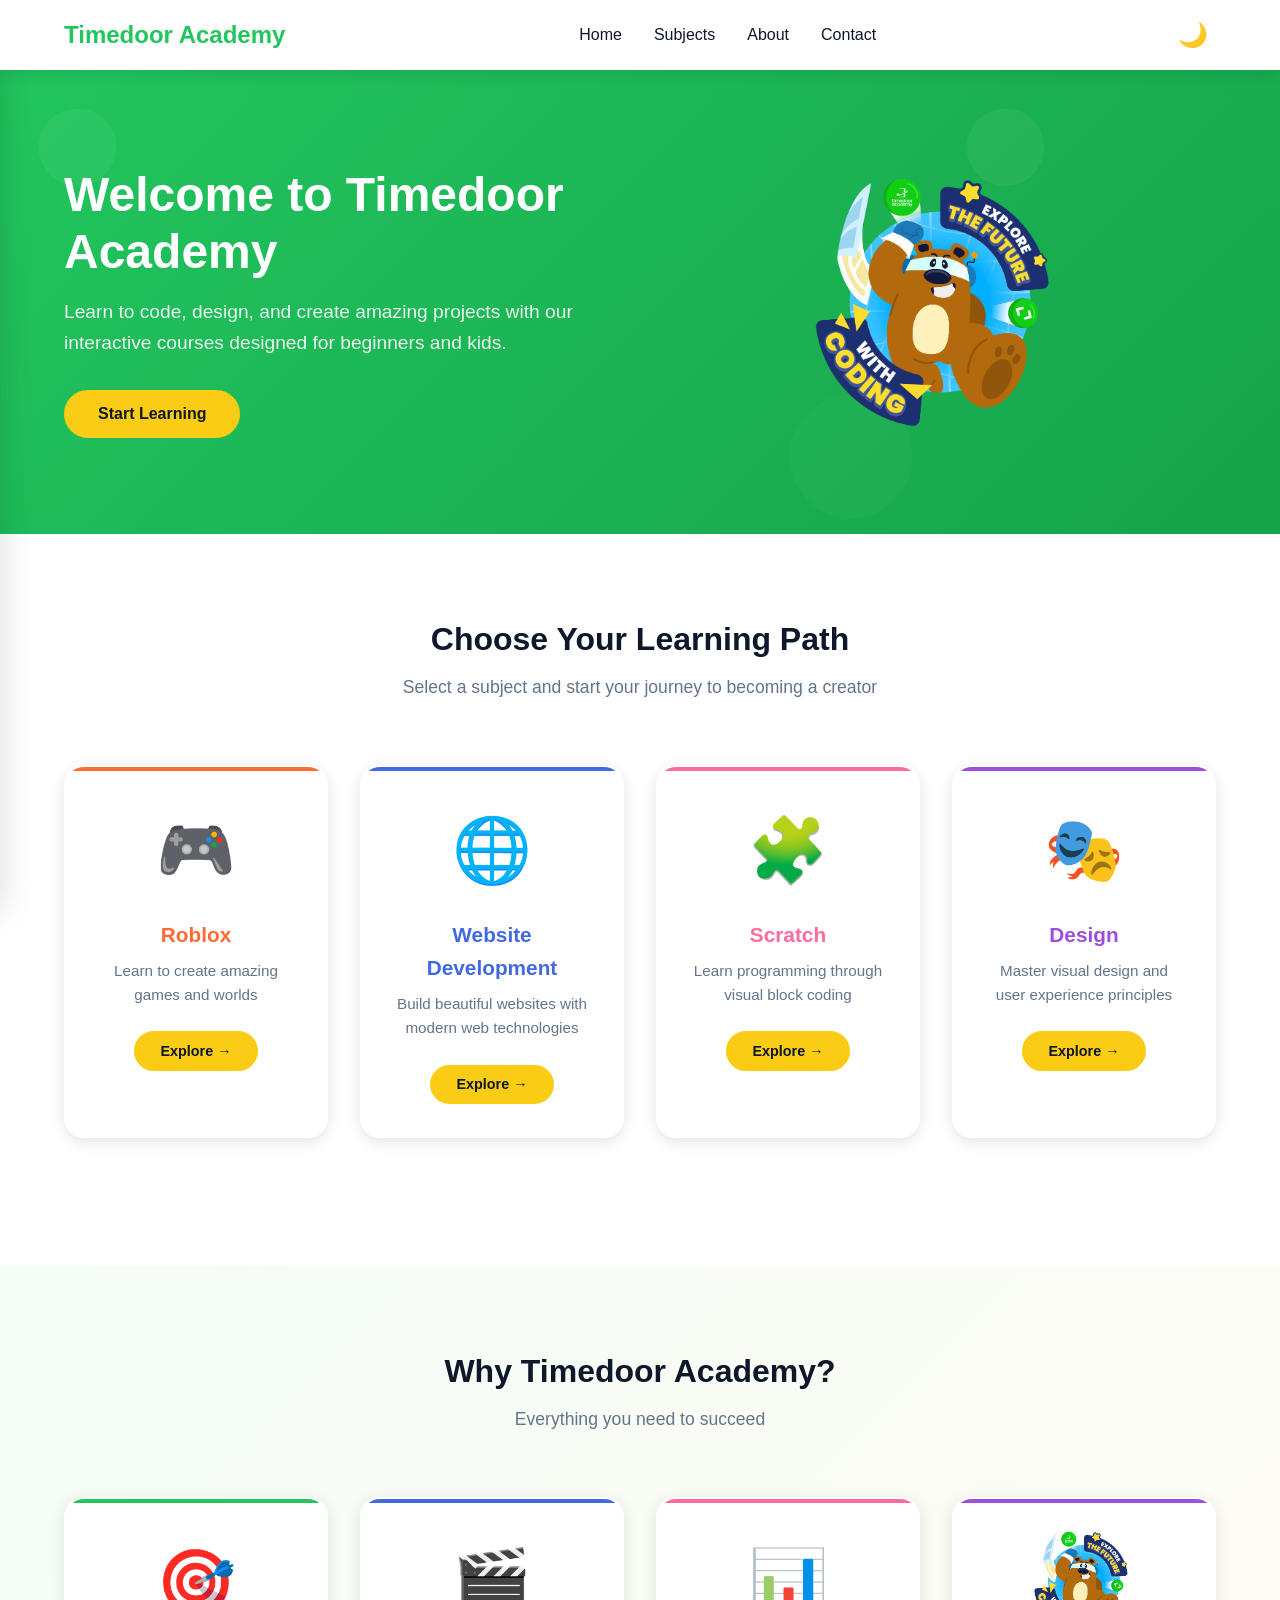
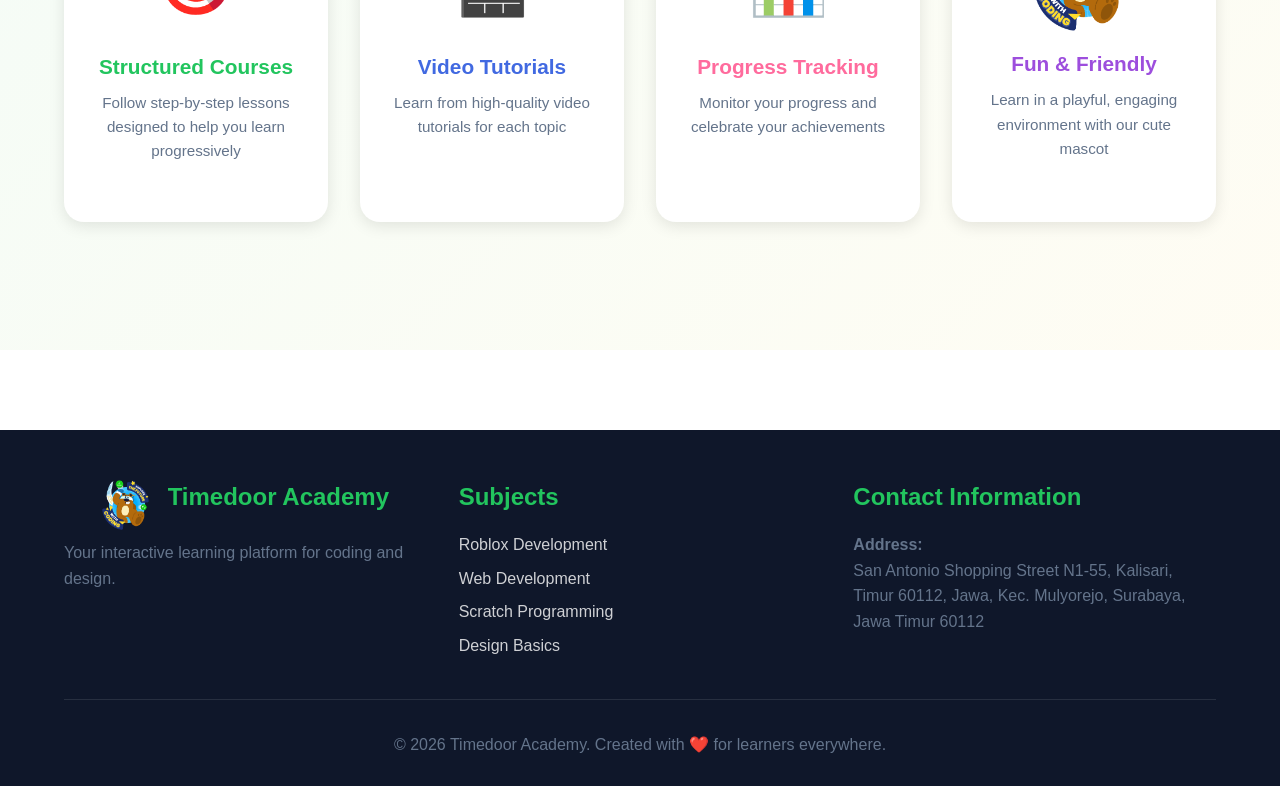
<file: index.html>
<!DOCTYPE html>
<html lang="en">
<head>
  <meta charset="UTF-8">
  <meta name="viewport" content="width=device-width, initial-scale=1.0">
  <title>Timedoor Academy Bootcamp</title>
  <link rel="stylesheet" href="css/style.css">
</head>
<body>
  <!-- Navbar -->
  <nav class="navbar">
    <div class="container">
      <div class="navbar-content">
        <a href="index.html" class="navbar-logo">
        Timedoor Academy
        </a>
        
        <ul class="navbar-nav">
          <li><a href="index.html">Home</a></li>
          <li><a href="#subjects">Subjects</a></li>
          <li><a href="#about">About</a></li>
          <li><a href="#contact">Contact</a></li>
        </ul>

        <div class="navbar-controls">
          <button class="btn-dark-mode" title="Toggle Dark Mode">🌙</button>
          <button class="btn-menu">☰</button>
        </div>
      </div>
    </div>
  </nav>

  <!-- Sidebar -->
  <aside class="sidebar">
    <button class="sidebar-close">✕</button>
    <div class="sidebar-header">
      <div class="mascot"><img src="assets/cobee.png" alt="Mascot" class="mascot-img"></div>
      <h3>Timedoor Academy</h3>
      <p>Master your skills today!</p>
    </div>
    <ul class="sidebar-nav">
      <li><a href="index.html">🏠 Home</a></li>
      <li><a href="#subjects">📚 Subjects</a></li>
      <li><a href="#about">ℹ️ About</a></li>
      <li><a href="#contact">📧 Contact</a></li>
    </ul>
  </aside>

  <!-- Hero Section -->
  <section class="hero">
    <div class="container">
      <div class="hero-content">
        <div class="hero-text">
          <h1>Welcome to Timedoor Academy</h1>
          <p>Learn to code, design, and create amazing projects with our interactive courses designed for beginners and kids.</p>
          <div>
            <button class="btn-primary" onclick="document.getElementById('subjects').scrollIntoView({behavior: 'smooth'})">
              Start Learning
            </button>
          </div>
        </div>
        <div class="hero-mascot"><img src="assets/cobee.png" alt="Mascot" class="mascot-img"></div>
      </div>
    </div>
  </section>

  <!-- Subjects Section -->
  <section class="subjects-section" id="subjects">
    <div class="container">
      <div class="section-header">
        <h2>Choose Your Learning Path</h2>
        <p class="section-subtitle">Select a subject and start your journey to becoming a creator</p>
      </div>
      <div class="subjects-grid">
        <!-- Loaded by JavaScript -->
      </div>
    </div>
  </section>

  <!-- Features Section -->
  <section class="subjects-section" id="about" style="background: linear-gradient(135deg, rgba(34, 197, 94, 0.05), rgba(250, 204, 21, 0.05));">
    <div class="container">
      <div class="section-header">
        <h2>Why Timedoor Academy?</h2>
        <p class="section-subtitle">Everything you need to succeed</p>
      </div>
      <div class="subjects-grid">
        <div class="subject-card fade-in" style="color: #22C55E;">
          <div class="subject-icon">🎯</div>
          <h3>Structured Courses</h3>
          <p>Follow step-by-step lessons designed to help you learn progressively</p>
        </div>
        <div class="subject-card fade-in" style="color: #4169E1; animation-delay: 0.1s;">
          <div class="subject-icon">🎬</div>
          <h3>Video Tutorials</h3>
          <p>Learn from high-quality video tutorials for each topic</p>
        </div>
        <div class="subject-card fade-in" style="color: #FF6B9D; animation-delay: 0.2s;">
          <div class="subject-icon">📊</div>
          <h3>Progress Tracking</h3>
          <p>Monitor your progress and celebrate your achievements</p>
        </div>
        <div class="subject-card fade-in" style="color: #9D4EDD; animation-delay: 0.3s;">
          <div class="subject-icon"><img src="assets/cobee.png" alt="Mascot" class="mascot-icon-img"></div>
          <h3>Fun & Friendly</h3>
          <p>Learn in a playful, engaging environment with our cute mascot</p>
        </div>
      </div>
    </div>
  </section>

  <!-- Footer -->
  <footer class="footer" id="contact">
    <div class="container">
      <div class="footer-content">
        <div class="footer-section">
          <div class="footer-mascot">
            <img src="assets/cobee.png" alt="Mascot" class="footer-mascot-img">
            <h3>Timedoor Academy</h3>
          </div>
          <p>Your interactive learning platform for coding and design.</p>
        </div>
        <div class="footer-section">
          <h3>Subjects</h3>
          <a href="#" onclick="navigateToSubject(1); return false;">Roblox Development</a>
          <a href="#" onclick="navigateToSubject(2); return false;">Web Development</a>
          <a href="#" onclick="navigateToSubject(3); return false;">Scratch Programming</a>
          <a href="#" onclick="navigateToSubject(4); return false;">Design Basics</a>
        </div>
        <div class="footer-section">
          <h3>Contact Information</h3>
          <p class="footer-template">
            <strong>Address:</strong><br>
            San Antonio Shopping Street N1-55, Kalisari, Timur 60112, Jawa, Kec. Mulyorejo, Surabaya, Jawa Timur 60112
          </p>
        </div>
      </div>
      <div class="footer-bottom">
        <p>&copy; 2026 Timedoor Academy. Created with ❤️ for learners everywhere.</p>
      </div>
    </div>
  </footer>

  <!-- Scripts -->
  <script src="js/data.js"></script>
  <script src="js/app.js"></script>
</body>
</html>
</file>
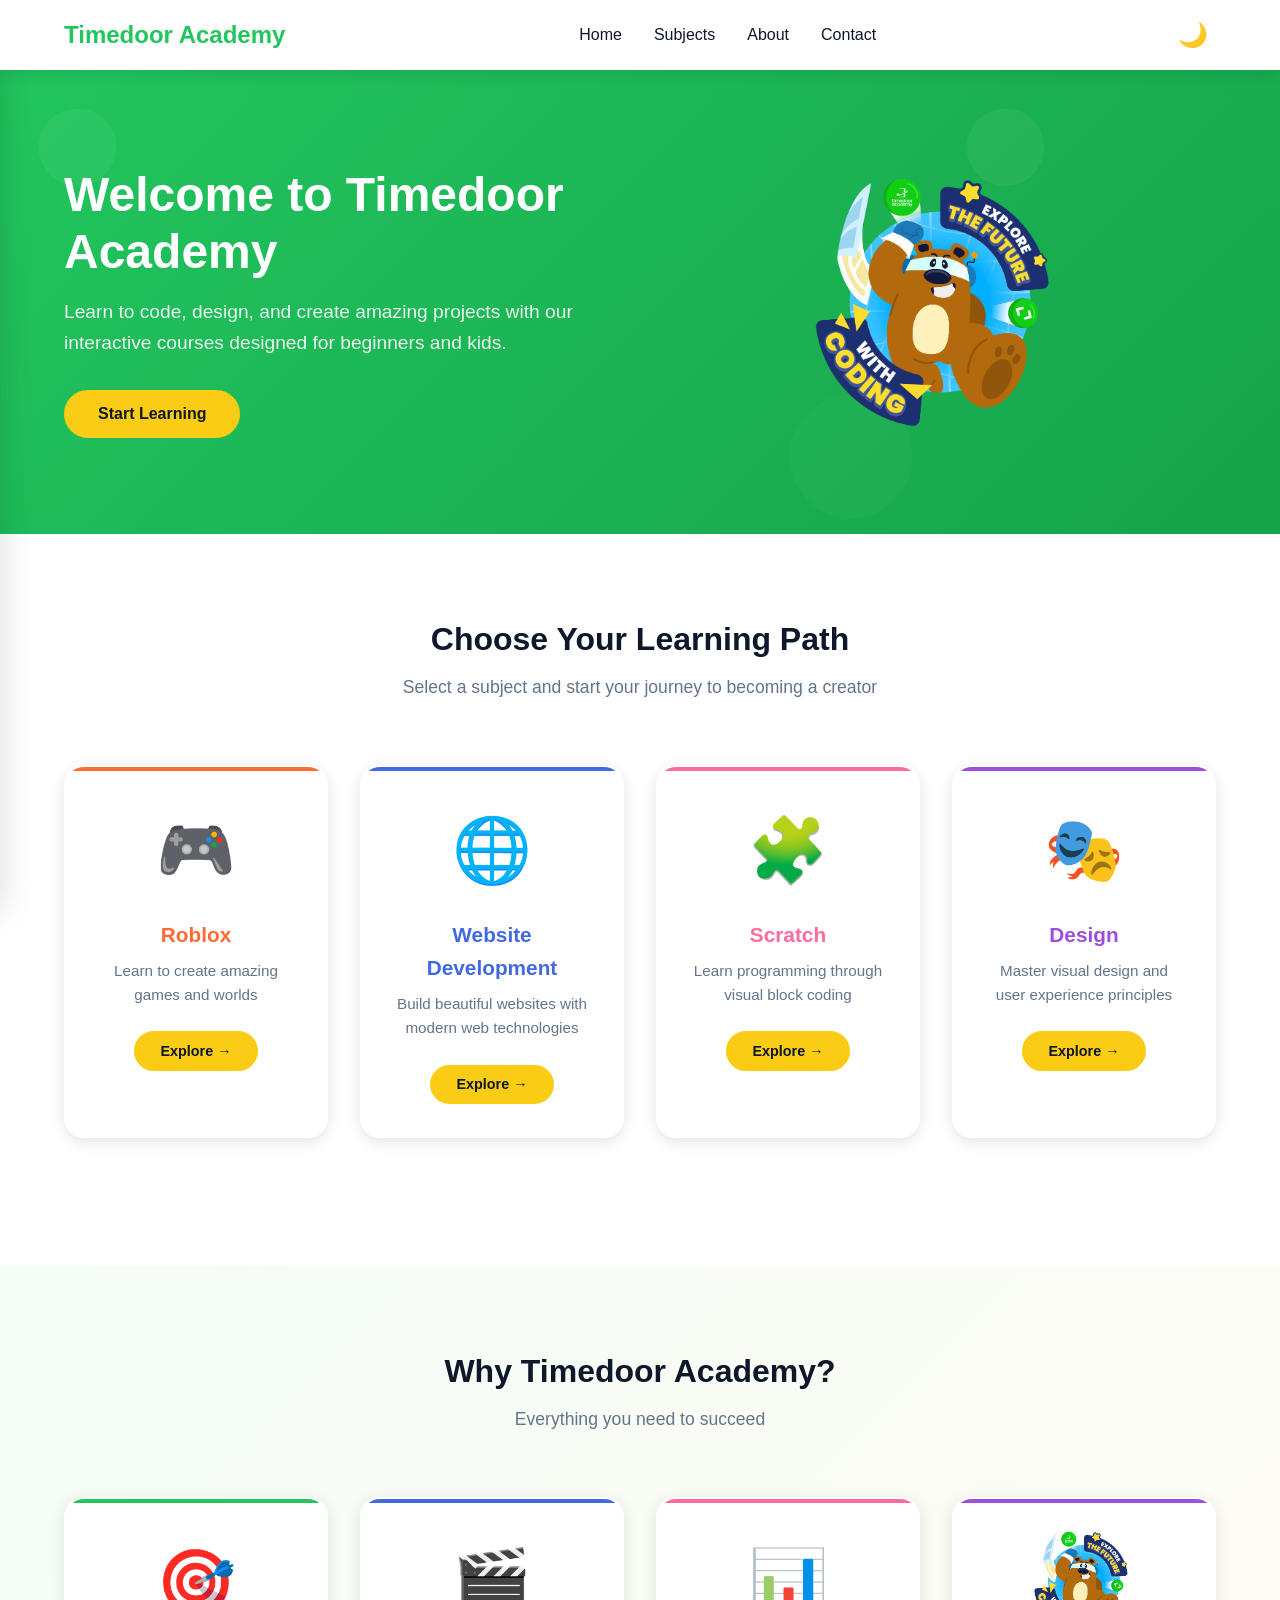
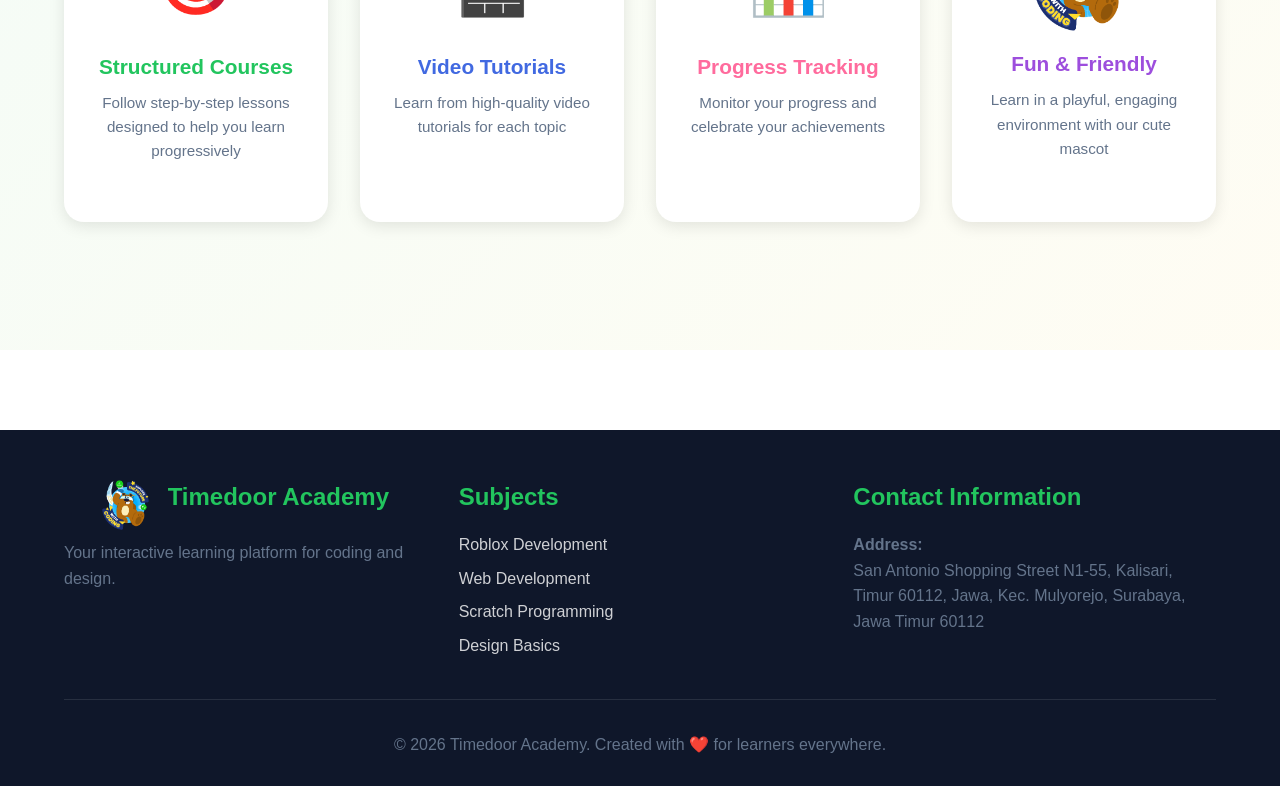
<file: detail.html>
<!DOCTYPE html>
<html lang="en">
<head>
  <meta charset="UTF-8">
  <meta name="viewport" content="width=device-width, initial-scale=1.0">
  <title>Material Detail - Timedoor Academy</title>
  <link rel="stylesheet" href="css/style.css">
</head>
<body>
  <!-- Navbar -->
  <nav class="navbar">
    <div class="container">
      <div class="navbar-content">
        <a href="index.html" class="navbar-logo">
          Timedoor Academy
        </a>
        
        <ul class="navbar-nav">
          <li><a href="index.html">Home</a></li>
          <li><a href="index.html#subjects">Subjects</a></li>
          <li><a href="index.html#about">About</a></li>
          <li><a href="index.html#contact">Contact</a></li>
        </ul>

        <div class="navbar-controls">
          <button class="btn-dark-mode" title="Toggle Dark Mode">🌙</button>
          <button class="btn-menu">☰</button>
        </div>
      </div>
    </div>
  </nav>

  <!-- Sidebar -->
  <aside class="sidebar">
    <button class="sidebar-close">✕</button>
    <div class="sidebar-header">
      <div class="mascot"><img src="assets/cobee.png" alt="Mascot" class="mascot-img"></div>
      <h3>Timedoor Academy</h3>
      <p>Master your skills today!</p>
    </div>
    <ul class="sidebar-nav">
      <li><a href="index.html">🏠 Home</a></li>
      <li><a href="index.html#subjects">📚 Subjects</a></li>
      <li><a href="index.html#about">ℹ️ About</a></li>
      <li><a href="index.html#contact">📧 Contact</a></li>
    </ul>
  </aside>

  <!-- Detail Header -->
  <header class="detail-header page-transition">
    <!-- Loaded by JavaScript -->
  </header>

  <!-- Main Content -->
  <section class="materials-section">
    <div class="container">
      <div class="detail-content">
        <div class="detail-main">
          <!-- Loaded by JavaScript -->
        </div>

        <aside class="detail-sidebar">
          <!-- Loaded by JavaScript -->
        </aside>
      </div>
    </div>
  </section>

  <!-- Footer -->
  <footer class="footer">
    <div class="container">
      <div class="footer-content">
        <div class="footer-section">
          <div class="footer-mascot">
            <img src="assets/cobee.png" alt="Mascot" class="footer-mascot-img">
            <h3>Timedoor Academy</h3>
          </div>
          <p>Your interactive learning platform for coding and design.</p>
        </div>
        <div class="footer-section">
          <h3>Quick Links</h3>
          <a href="index.html">Home</a>
          <a href="index.html#subjects">Subjects</a>
          <a href="index.html#about">About</a>
          <a href="index.html#contact">Contact</a>
        </div>
        <div class="footer-section">
          <h3>Contact Information</h3>
          <p class="footer-template">
            <strong>Address:</strong><br>
            San Antonio Shopping Street N1-55, Kalisari, Timur 60112, Jawa, Kec. Mulyorejo, Surabaya, Jawa Timur 60112
          </p>
        </div>
      </div>
      <div class="footer-bottom">
        <p>&copy; 2026 Timedoor Academy. Created with ❤️ for learners everywhere.</p>
      </div>
    </div>
  </footer>

  <!-- Scripts -->
  <script src="js/data.js"></script>
  <script src="js/app.js"></script>
</body>
</html>
</file>
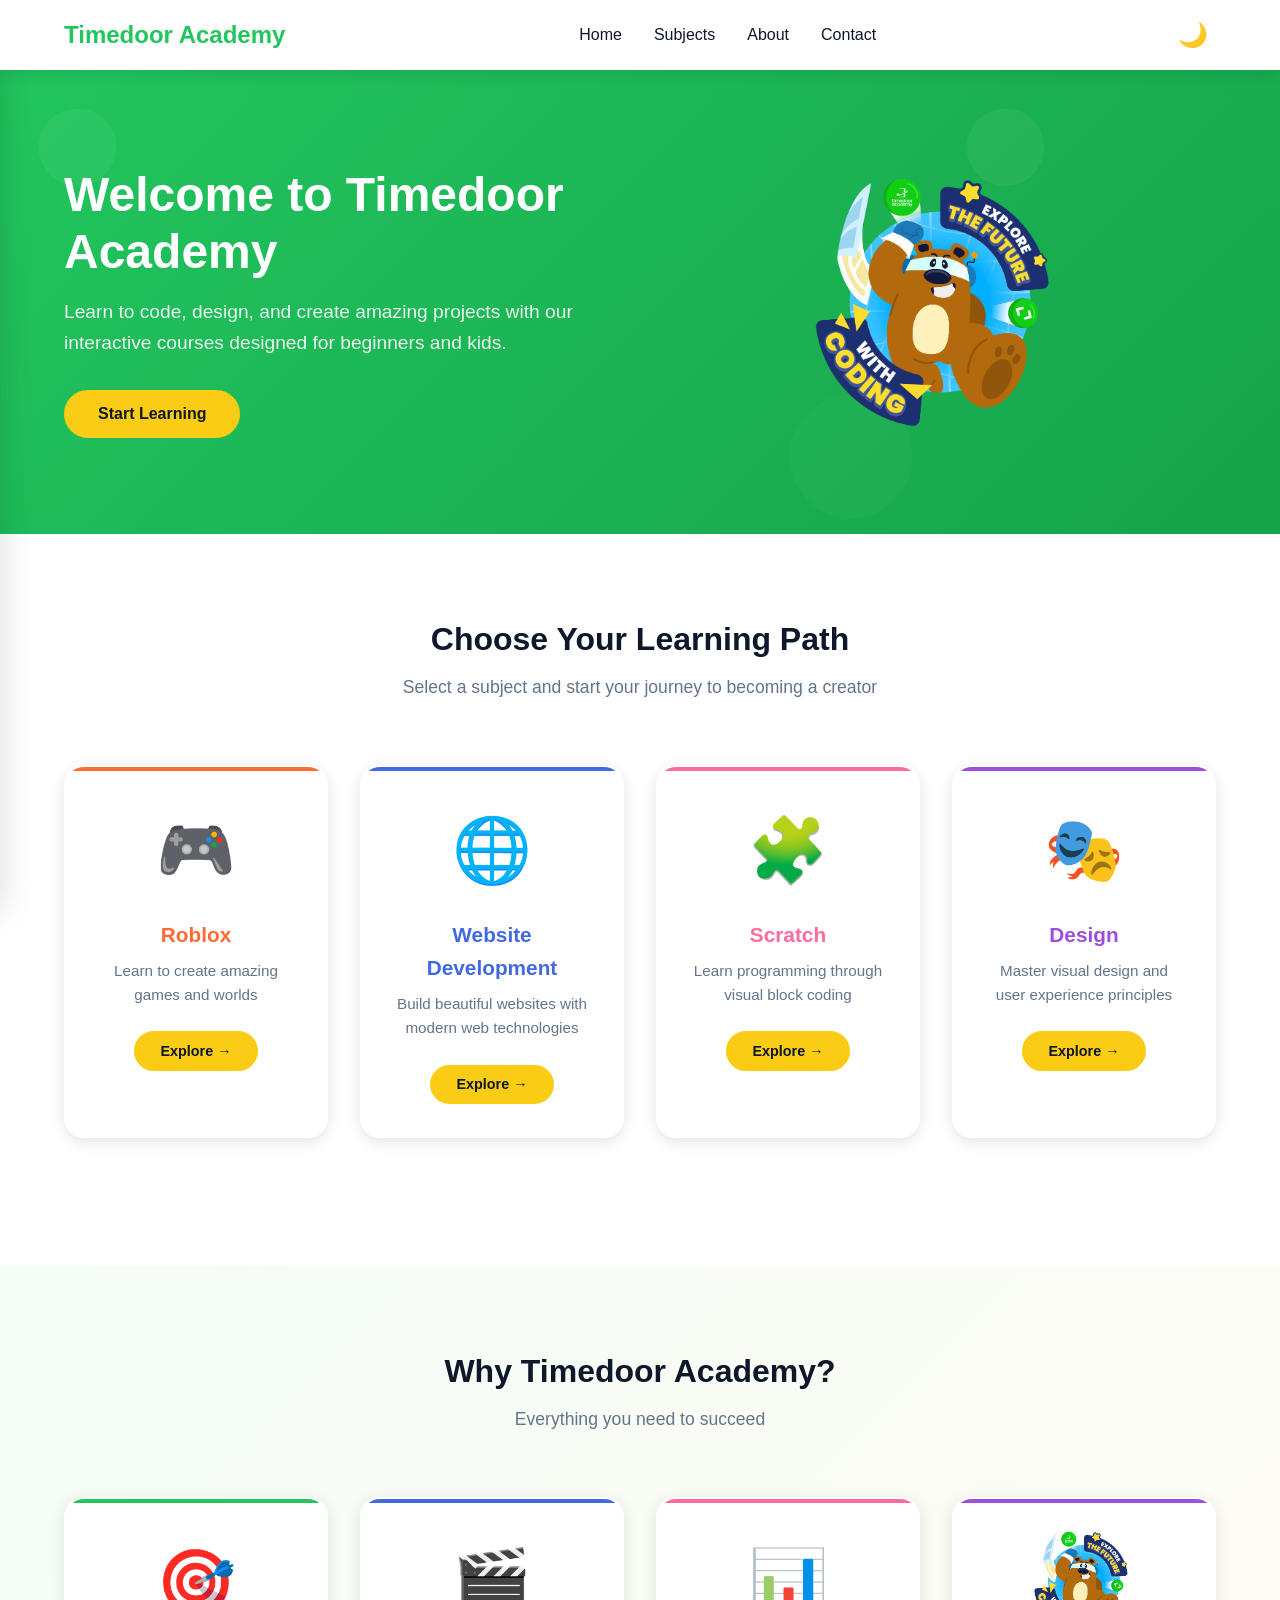
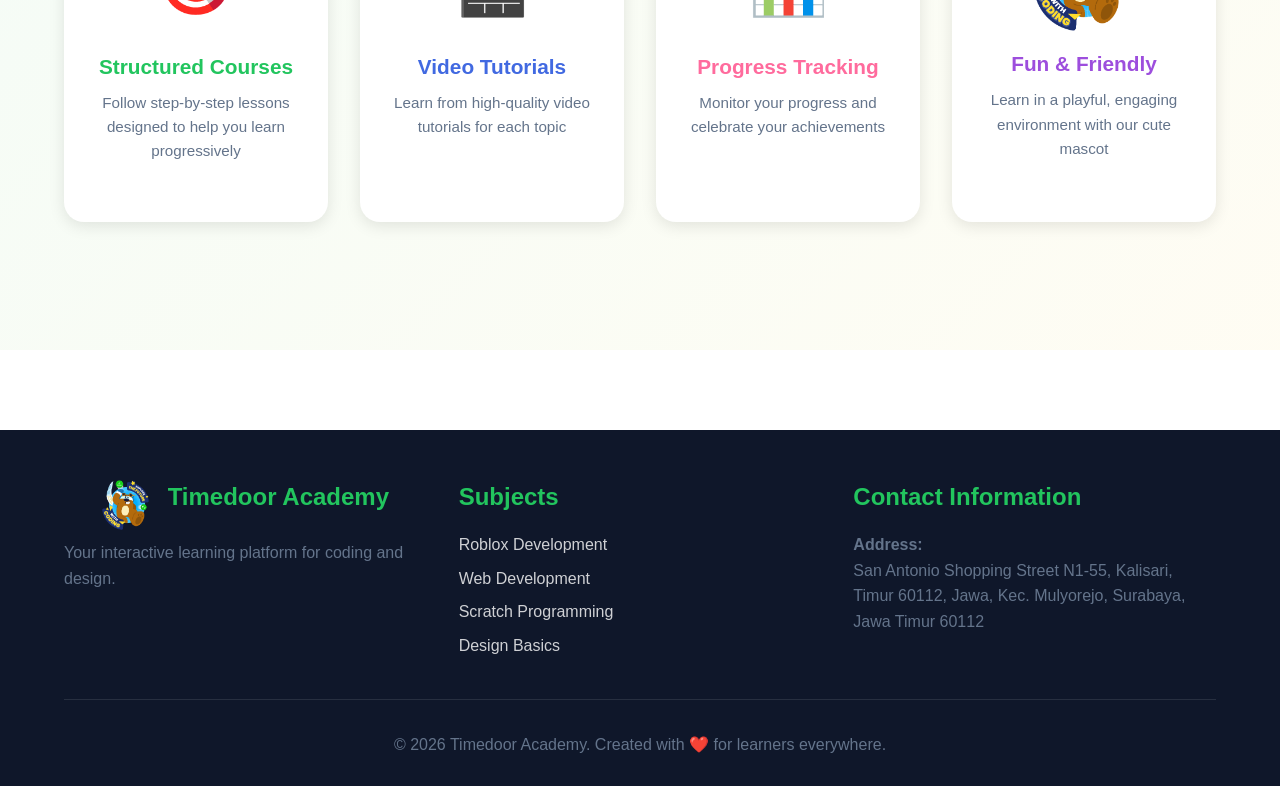
<file: materi.html>
<!DOCTYPE html>
<html lang="en">
<head>
  <meta charset="UTF-8">
  <meta name="viewport" content="width=device-width, initial-scale=1.0">
  <title>Materials - Timedoor Academy</title>
  <link rel="stylesheet" href="css/style.css">
</head>
<body>
  <!-- Navbar -->
  <nav class="navbar">
    <div class="container">
      <div class="navbar-content">
        <a href="index.html" class="navbar-logo">
          Timedoor Academy
        </a>
        
        <ul class="navbar-nav">
          <li><a href="index.html">Home</a></li>
          <li><a href="index.html#subjects">Subjects</a></li>
          <li><a href="index.html#about">About</a></li>
          <li><a href="index.html#contact">Contact</a></li>
        </ul>

        <div class="navbar-controls">
          <button class="btn-dark-mode" title="Toggle Dark Mode">🌙</button>
          <button class="btn-menu">☰</button>
        </div>
      </div>
    </div>
  </nav>

  <!-- Sidebar -->
  <aside class="sidebar">
    <button class="sidebar-close">✕</button>
    <div class="sidebar-header">
      <div class="mascot"><img src="assets/cobee.png" alt="Mascot" class="mascot-img"></div>
      <h3>Timedoor Academy</h3>
      <p>Master your skills today!</p>
    </div>
    <ul class="sidebar-nav">
      <li><a href="index.html">🏠 Home</a></li>
      <li><a href="index.html#subjects">📚 Subjects</a></li>
      <li><a href="index.html#about">ℹ️ About</a></li>
      <li><a href="index.html#contact">📧 Contact</a></li>
    </ul>
  </aside>

  <!-- Materials Section -->
  <section class="materials-section">
    <div class="container">
      <div class="materials-header page-transition">
        <!-- Loaded by JavaScript -->
      </div>

      <div class="materials-grid">
        <!-- Loaded by JavaScript -->
      </div>
    </div>
  </section>

  <!-- Footer -->
  <footer class="footer">
    <div class="container">
      <div class="footer-content">
        <div class="footer-section">
          <div class="footer-mascot">
            <img src="assets/cobee.png" alt="Mascot" class="footer-mascot-img">
            <h3>Timedoor Academy</h3>
          </div>
          <p>Your interactive learning platform for coding and design.</p>
        </div>
        <div class="footer-section">
          <h3>Quick Links</h3>
          <a href="index.html">Home</a>
          <a href="index.html#subjects">Subjects</a>
          <a href="index.html#about">About</a>
          <a href="index.html#contact">Contact</a>
        </div>
        <div class="footer-section">
          <h3>Contact Information</h3>
          <p class="footer-template">
            <strong>Address:</strong><br>
            San Antonio Shopping Street N1-55, Kalisari, Timur 60112, Jawa, Kec. Mulyorejo, Surabaya, Jawa Timur 60112
          </p>
        </div>
      </div>
      <div class="footer-bottom">
        <p>&copy; 2026 Timedoor Academy. Created with ❤️ for learners everywhere.</p>
      </div>
    </div>
  </footer>

  <!-- Scripts -->
  <script src="js/data.js"></script>
  <script src="js/app.js"></script>
</body>
</html>
</file>
<file: css/style.css>
/* ==================== ROOT & VARIABLES ==================== */
:root {
  --primary-green: #22C55E;
  --navy: #0F172A;
  --yellow: #FACC15;
  --white: #FFFFFF;
  --light-gray: #F8FAFC;
  --medium-gray: #E2E8F0;
  --dark-gray: #64748B;
  --dark-navy: #010714;
  
  --shadow-sm: 0 2px 8px rgba(0, 0, 0, 0.08);
  --shadow-md: 0 4px 16px rgba(0, 0, 0, 0.1);
  --shadow-lg: 0 10px 32px rgba(0, 0, 0, 0.15);
  
  --transition: all 0.3s cubic-bezier(0.4, 0, 0.2, 1);
  --transition-fast: all 0.2s ease;
}

/* Dark Mode Variables */
body.dark-mode {
  --background: #0F172A;
  --text-primary: #FFFFFF;
  --text-secondary: #CBD5E1;
  --card-bg: #1E293B;
  --nav-bg: #0F172A;
}

/* Light Mode (Default) */
body {
  --background: #FFFFFF;
  --text-primary: #0F172A;
  --text-secondary: #64748B;
  --card-bg: #FFFFFF;
  --nav-bg: #FFFFFF;
}

/* ==================== GLOBAL STYLES ==================== */
* {
  margin: 0;
  padding: 0;
  box-sizing: border-box;
}

html {
  scroll-behavior: smooth;
}

body {
  font-family: 'Segoe UI', Tahoma, Geneva, Verdana, sans-serif;
  background-color: var(--background);
  color: var(--text-primary);
  line-height: 1.6;
  transition: background-color 0.3s ease, color 0.3s ease;
}

/* ==================== TYPOGRAPHY ==================== */
h1 {
  font-size: 3rem;
  font-weight: 700;
  margin-bottom: 1rem;
  line-height: 1.2;
}

h2 {
  font-size: 2rem;
  font-weight: 700;
  margin-bottom: 0.8rem;
  color: var(--text-primary);
}

h3 {
  font-size: 1.5rem;
  font-weight: 600;
  margin-bottom: 0.6rem;
}

p {
  color: var(--text-secondary);
  margin-bottom: 0.8rem;
  font-size: 1rem;
}

a {
  color: var(--primary-green);
  text-decoration: none;
  transition: var(--transition);
}

a:hover {
  color: #16A34A;
}

/* ==================== CONTAINER ==================== */
.container {
  max-width: 1200px;
  margin: 0 auto;
  padding: 0 1.5rem;
}

/* ==================== NAVBAR ==================== */
.navbar {
  background-color: var(--nav-bg);
  box-shadow: var(--shadow-md);
  position: sticky;
  top: 0;
  z-index: 100;
  transition: var(--transition);
}

.navbar-content {
  display: flex;
  justify-content: space-between;
  align-items: center;
  padding: 0.8rem 0;
}

.navbar-logo {
  font-size: 1.5rem;
  font-weight: 700;
  color: var(--primary-green);
  display: flex;
  align-items: center;
  gap: 0.5rem;
  transition: var(--transition);
  text-decoration: none;
}

.navbar-logo:hover {
  transform: scale(1.05);
  opacity: 0.9;
}

.navbar-logo-img {
  height: 55px;
  width: auto;
  max-width: 280px;
  object-fit: contain;
  display: block;
  filter: drop-shadow(0 2px 4px rgba(0, 0, 0, 0.1));
}

body.dark-mode .navbar-logo-img {
  filter: drop-shadow(0 2px 4px rgba(0, 0, 0, 0.3));
}

.navbar-nav {
  display: flex;
  gap: 2rem;
  align-items: center;
  list-style: none;
}

.navbar-nav a {
  color: var(--text-primary);
  font-weight: 500;
  transition: var(--transition);
  position: relative;
}

.navbar-nav a::after {
  content: '';
  position: absolute;
  bottom: -5px;
  left: 0;
  width: 0;
  height: 3px;
  background-color: var(--primary-green);
  transition: width 0.3s ease;
}

.navbar-nav a:hover::after {
  width: 100%;
}

.navbar-controls {
  display: flex;
  gap: 1rem;
  align-items: center;
}

.btn-dark-mode {
  background: none;
  border: none;
  cursor: pointer;
  font-size: 1.5rem;
  color: var(--text-primary);
  transition: var(--transition);
  padding: 0.5rem;
}

.btn-dark-mode:hover {
  transform: rotate(20deg);
}

.btn-menu {
  display: none;
  background: none;
  border: none;
  cursor: pointer;
  font-size: 1.5rem;
  color: var(--text-primary);
}

/* ==================== SIDEBAR ==================== */
.sidebar {
  position: fixed;
  left: -300px;
  top: 0;
  width: 300px;
  height: 100vh;
  background-color: var(--nav-bg);
  padding: 2rem 0;
  z-index: 99;
  transition: left 0.3s ease;
  box-shadow: var(--shadow-lg);
  overflow-y: auto;
}

.sidebar.active {
  left: 0;
}

.sidebar-header {
  padding: 0 1.5rem;
  margin-bottom: 2rem;
  text-align: center;
}

.sidebar-header .mascot {
  font-size: 3rem;
  margin-bottom: 0.5rem;
  display: flex;
  align-items: center;
  justify-content: center;
  min-height: 80px;
}

.sidebar-header .mascot img {
  width: 100%;
  height: auto;
  max-width: 80px;
}

.sidebar-nav {
  list-style: none;
}

.sidebar-nav li {
  margin-bottom: 0.5rem;
}

.sidebar-nav a {
  display: block;
  padding: 0.8rem 1.5rem;
  color: var(--text-primary);
  transition: var(--transition);
  border-left: 3px solid transparent;
}

.sidebar-nav a:hover {
  background-color: rgba(34, 197, 94, 0.1);
  border-left-color: var(--primary-green);
  padding-left: 1.8rem;
}

.sidebar-close {
  position: absolute;
  right: 1rem;
  top: 1rem;
  background: none;
  border: none;
  font-size: 1.5rem;
  cursor: pointer;
  color: var(--text-primary);
}

/* ==================== HERO SECTION ==================== */
.hero {
  background: linear-gradient(135deg, #22C55E 0%, #16A34A 100%);
  color: white;
  padding: 6rem 0;
  text-align: center;
  position: relative;
  overflow: hidden;
}

.hero::before {
  content: '';
  position: absolute;
  top: 0;
  left: 0;
  right: 0;
  bottom: 0;
  background: url('data:image/svg+xml,<svg xmlns="http://www.w3.org/2000/svg" viewBox="0 0 1200 600"><circle cx="100" cy="100" r="50" fill="rgba(255,255,255,0.1)"/><circle cx="1100" cy="500" r="80" fill="rgba(255,255,255,0.05)"/></svg>');
  opacity: 0.5;
}

.hero-content {
  position: relative;
  z-index: 2;
  display: flex;
  align-items: center;
  justify-content: space-between;
  gap: 3rem;
}

.hero-text {
  flex: 1;
  text-align: left;
}

.hero-text h1 {
  color: white;
  margin-bottom: 1rem;
}

.hero-text p {
  color: rgba(255, 255, 255, 0.9);
  font-size: 1.2rem;
  margin-bottom: 2rem;
}

.hero-mascot {
  flex: 1;
  font-size: 10rem;
  animation: float 3s ease-in-out infinite;
  display: flex;
  align-items: center;
  justify-content: center;
}

.hero-mascot img {
  width: 250px;
  height: auto;
  max-width: 100%;
  animation: float 3s ease-in-out infinite;
}

.mascot-img {
  width: 100%;
  height: auto;
  max-width: 150px;
  display: block;
}

.mascot-icon-img {
  width: 100%;
  height: auto;
  max-width: 100px;
  display: block;
}

.footer-mascot-img {
  width: 50px;
  height: 50px;
  margin-right: 0.5rem;
}

@keyframes float {
  0%, 100% { transform: translateY(0px) rotate(-5deg); }
  50% { transform: translateY(-30px) rotate(5deg); }
}

.btn-primary {
  display: inline-block;
  background-color: var(--yellow);
  color: var(--navy);
  padding: 0.8rem 2rem;
  border-radius: 50px;
  font-weight: 600;
  transition: var(--transition);
  border: 2px solid var(--yellow);
  cursor: pointer;
  font-size: 1rem;
}

.btn-primary:hover {
  background-color: transparent;
  color: var(--yellow);
  transform: translateY(-3px);
  box-shadow: var(--shadow-lg);
}

.btn-secondary {
  display: inline-block;
  background-color: transparent;
  color: var(--text-primary);
  padding: 0.8rem 2rem;
  border-radius: 50px;
  font-weight: 600;
  transition: var(--transition);
  border: 2px solid var(--text-primary);
  cursor: pointer;
  font-size: 1rem;
  margin-left: 1rem;
}

.btn-secondary:hover {
  background-color: var(--text-primary);
  color: var(--navy);
  transform: translateY(-3px);
}

/* ==================== SUBJECT CARDS ==================== */
.subjects-section {
  padding: 5rem 0;
  background-color: var(--background);
}

.section-header {
  text-align: center;
  margin-bottom: 4rem;
}

.section-header h2 {
  margin-bottom: 0.5rem;
}

.section-subtitle {
  color: var(--text-secondary);
  font-size: 1.1rem;
}

.subjects-grid {
  display: grid;
  grid-template-columns: repeat(auto-fit, minmax(260px, 1fr));
  gap: 2rem;
  margin-bottom: 3rem;
}

.subject-card {
  background-color: var(--card-bg);
  border-radius: 20px;
  padding: 2rem;
  text-align: center;
  box-shadow: var(--shadow-md);
  transition: var(--transition);
  cursor: pointer;
  border: 2px solid transparent;
  position: relative;
  overflow: hidden;
}

.subject-card::before {
  content: '';
  position: absolute;
  top: 0;
  left: 0;
  right: 0;
  height: 4px;
  background-color: currentColor;
}

.subject-card:hover {
  transform: translateY(-10px);
  box-shadow: var(--shadow-lg);
  border-color: currentColor;
}

.subject-icon {
  font-size: 4rem;
  margin-bottom: 1rem;
  animation: bounce 2s infinite;
  display: flex;
  align-items: center;
  justify-content: center;
  min-height: 4rem;
}

.subject-icon img {
  width: 100%;
  height: auto;
  max-width: 100px;
  animation: bounce 2s infinite;
}

@keyframes bounce {
  0%, 100% { transform: translateY(0); }
  50% { transform: translateY(-10px); }
}

.subject-card h3 {
  margin-bottom: 0.5rem;
  font-size: 1.3rem;
}

.subject-card p {
  color: var(--text-secondary);
  margin-bottom: 1.5rem;
  font-size: 0.95rem;
}

.subject-card .btn-primary {
  font-size: 0.9rem;
  padding: 0.6rem 1.5rem;
}

/* ==================== MATERIALS PAGE ==================== */
.materials-section {
  padding: 3rem 0;
  min-height: 80vh;
}

.materials-header {
  display: flex;
  align-items: center;
  gap: 2rem;
  margin-bottom: 3rem;
  padding: 2rem;
  border-radius: 20px;
  background: linear-gradient(135deg, rgba(34, 197, 94, 0.1), rgba(250, 204, 21, 0.1));
}

.materials-header-icon {
  font-size: 4rem;
}

.materials-header-content h1 {
  margin-bottom: 0.5rem;
}

.materials-grid {
  display: grid;
  grid-template-columns: repeat(auto-fill, minmax(280px, 1fr));
  gap: 2rem;
}

.material-card {
  background-color: var(--card-bg);
  border-radius: 20px;
  padding: 1.5rem;
  box-shadow: var(--shadow-md);
  transition: var(--transition);
  cursor: pointer;
  border: 2px solid transparent;
}

.material-card:hover {
  transform: translateY(-8px);
  box-shadow: var(--shadow-lg);
  border-color: var(--primary-green);
}

.material-image {
  font-size: 3rem;
  text-align: center;
  margin-bottom: 1rem;
  transition: var(--transition);
}

.material-card:hover .material-image {
  transform: scale(1.1) rotate(10deg);
}

.material-card h3 {
  margin-bottom: 0.5rem;
  font-size: 1.2rem;
}

.material-card p {
  color: var(--text-secondary);
  margin-bottom: 1.5rem;
  font-size: 0.95rem;
  line-height: 1.5;
}

.material-meta {
  display: flex;
  justify-content: space-between;
  align-items: center;
  padding-top: 1rem;
  border-top: 1px solid var(--medium-gray);
}

.material-badge {
  background-color: rgba(34, 197, 94, 0.2);
  color: var(--primary-green);
  padding: 0.3rem 0.8rem;
  border-radius: 20px;
  font-size: 0.85rem;
  font-weight: 600;
}

/* ==================== DETAIL PAGE ==================== */
.detail-header {
  background: linear-gradient(135deg, #22C55E 0%, #16A34A 100%);
  color: white;
  padding: 4rem 0;
  margin-bottom: 3rem;
}

.detail-header-content {
  display: flex;
  align-items: center;
  gap: 3rem;
}

.detail-header-image {
  font-size: 6rem;
  animation: float 3s ease-in-out infinite;
}

.detail-header-text h1 {
  color: white;
  margin-bottom: 1rem;
}

.detail-header-text p {
  color: rgba(255, 255, 255, 0.9);
  font-size: 1.1rem;
}

.detail-content {
  display: grid;
  grid-template-columns: 1fr 300px;
  gap: 3rem;
  margin-bottom: 3rem;
}

.detail-main {
  background-color: var(--card-bg);
  padding: 2rem;
  border-radius: 20px;
  box-shadow: var(--shadow-md);
}

.detail-video {
  margin-bottom: 3rem;
}

.detail-video iframe {
  width: 100%;
  height: 400px;
  border-radius: 15px;
  border: none;
}

.detail-description {
  margin-bottom: 3rem;
  padding-bottom: 2rem;
  border-bottom: 2px solid var(--medium-gray);
}

.detail-description h2 {
  color: var(--primary-green);
  margin-bottom: 1rem;
}

.template-section {
  margin-bottom: 3rem;
  padding: 2rem;
  background: linear-gradient(135deg, rgba(34, 197, 94, 0.1), rgba(34, 197, 94, 0.05));
  border-radius: 15px;
  border-left: 4px solid var(--primary-green);
}

.template-section h2 {
  color: var(--primary-green);
  margin-bottom: 1rem;
}

.template-section p {
  color: var(--text-secondary);
  margin-bottom: 1.5rem;
  font-size: 1rem;
}

.btn-template {
  display: inline-block;
  background-color: var(--primary-green);
  color: white;
  padding: 1rem 2.5rem;
  border-radius: 50px;
  font-weight: 600;
  transition: var(--transition);
  text-decoration: none;
  font-size: 1rem;
  cursor: pointer;
  border: none;
  box-shadow: var(--shadow-md);
}

.btn-template:hover {
  background-color: #16A34A;
  transform: translateY(-3px);
  box-shadow: var(--shadow-lg);
}

.steps {
  margin-bottom: 3rem;
}

.steps h2 {
  color: var(--primary-green);
  margin-bottom: 2rem;
}

.step {
  display: flex;
  gap: 1.5rem;
  margin-bottom: 2rem;
  padding-bottom: 2rem;
  border-bottom: 1px solid var(--medium-gray);
}

.step:last-child {
  border-bottom: none;
  margin-bottom: 0;
  padding-bottom: 0;
}

.step-number {
  background-color: var(--primary-green);
  color: white;
  width: 50px;
  height: 50px;
  border-radius: 50%;
  display: flex;
  align-items: center;
  justify-content: center;
  font-weight: 700;
  font-size: 1.2rem;
  flex-shrink: 0;
}

.step-content h3 {
  color: var(--text-primary);
  margin-bottom: 0.5rem;
}

.step-content p {
  color: var(--text-secondary);
  line-height: 1.6;
}

.step-images {
  display: grid;
  grid-template-columns: repeat(auto-fit, minmax(300px, 1fr));
  gap: 1rem;
  margin-top: 1.5rem;
}

.step-image {
  width: 100%;
  height: auto;
  border-radius: 12px;
  box-shadow: var(--shadow-md);
  transition: var(--transition);
  cursor: pointer;
  object-fit: cover;
}

.step-image:hover {
  transform: translateY(-4px);
  box-shadow: var(--shadow-lg);
}

.detail-sidebar {
  display: flex;
  flex-direction: column;
  gap: 1.5rem;
}

.progress-widget {
  background-color: var(--card-bg);
  padding: 1.5rem;
  border-radius: 20px;
  box-shadow: var(--shadow-md);
}

.progress-widget h3 {
  margin-bottom: 1rem;
  color: var(--primary-green);
}

.progress-bar {
  background-color: var(--medium-gray);
  height: 8px;
  border-radius: 10px;
  overflow: hidden;
  margin-bottom: 0.5rem;
}

.progress-fill {
  background-color: var(--primary-green);
  height: 100%;
  border-radius: 10px;
  animation: progress 2s ease;
}

@keyframes progress {
  from { width: 0; }
  to { width: var(--progress, 0); }
}

.progress-text {
  font-size: 0.85rem;
  color: var(--text-secondary);
}

.navigation-widget {
  background-color: var(--card-bg);
  padding: 1.5rem;
  border-radius: 20px;
  box-shadow: var(--shadow-md);
}

.nav-buttons {
  display: flex;
  flex-direction: column;
  gap: 0.8rem;
}

.nav-button {
  padding: 0.8rem;
  border: 2px solid var(--primary-green);
  background-color: transparent;
  color: var(--primary-green);
  border-radius: 10px;
  cursor: pointer;
  font-weight: 600;
  transition: var(--transition);
  font-size: 0.95rem;
}

.nav-button:hover:not(:disabled) {
  background-color: var(--primary-green);
  color: white;
}

.nav-button:disabled {
  opacity: 0.5;
  cursor: not-allowed;
}

.tips-widget {
  background: linear-gradient(135deg, rgba(250, 204, 21, 0.2), rgba(34, 197, 94, 0.2));
  padding: 1.5rem;
  border-radius: 20px;
  border: 2px solid var(--yellow);
}

.tips-widget h3 {
  color: var(--yellow);
  margin-bottom: 1rem;
  display: flex;
  align-items: center;
  gap: 0.5rem;
}

.tips-widget p {
  font-size: 0.95rem;
  line-height: 1.6;
  color: var(--text-secondary);
}

/* ==================== FOOTER ==================== */
.footer {
  background-color: var(--navy);
  color: white;
  padding: 3rem 0 1rem;
  margin-top: 5rem;
}

.footer-content {
  display: grid;
  grid-template-columns: repeat(auto-fit, minmax(250px, 1fr));
  gap: 2rem;
  margin-bottom: 2rem;
}

.footer-section h3 {
  color: var(--primary-green);
  margin-bottom: 1rem;
}

.footer-section a {
  display: block;
  margin-bottom: 0.5rem;
  color: rgba(255, 255, 255, 0.8);
  transition: var(--transition);
}

.footer-section a:hover {
  color: var(--primary-green);
  padding-left: 0.5rem;
}

.footer-bottom {
  text-align: center;
  padding-top: 2rem;
  border-top: 1px solid rgba(255, 255, 255, 0.1);
  color: rgba(255, 255, 255, 0.6);
}

.footer-mascot {
  display: flex;
  align-items: center;
  justify-content: center;
  gap: 0.5rem;
  margin-bottom: 0.5rem;
}

.footer-mascot img {
  width: 50px;
  height: 50px;
  object-fit: contain;
  animation: bounce 2s infinite;
}

.footer-mascot-icon {
  font-size: 2rem;
  animation: bounce 2s infinite;
}

/* ==================== LOADING ANIMATION ==================== */
.loading-spinner {
  display: flex;
  justify-content: center;
  align-items: center;
  height: 400px;
}

.spinner {
  width: 50px;
  height: 50px;
  border: 4px solid var(--medium-gray);
  border-top-color: var(--primary-green);
  border-radius: 50%;
  animation: spin 1s linear infinite;
}

@keyframes spin {
  to { transform: rotate(360deg); }
}

/* ==================== RESPONSIVE DESIGN ==================== */
@media (max-width: 768px) {
  h1 {
    font-size: 2rem;
  }

  h2 {
    font-size: 1.5rem;
  }

  .navbar-logo-img {
    height: 45px;
    max-width: 220px;
  }

  .navbar-nav {
    display: none;
  }

  .btn-menu {
    display: block;
  }

  .hero-content {
    flex-direction: column;
    text-align: center;
    gap: 1rem;
  }

  .hero-text {
    text-align: center;
  }

  .hero-mascot {
    font-size: 6rem;
  }

  .btn-secondary {
    margin-left: 0;
    margin-top: 0.5rem;
  }

  .subjects-grid {
    grid-template-columns: 1fr;
  }

  .detail-content {
    grid-template-columns: 1fr;
  }

  .detail-video iframe {
    height: 250px;
  }

  .btn-template {
    display: block;
    width: 100%;
    text-align: center;
  }

  .template-section {
    padding: 1.5rem;
  }

  .detail-header-content {
    flex-direction: column;
    text-align: center;
  }

  .materials-header {
    flex-direction: column;
    text-align: center;
  }

  .section-header h2 {
    font-size: 1.5rem;
  }

  .container {
    padding: 0 1rem;
  }

  .navbar-nav a::after {
    display: none;
  }
}

@media (max-width: 480px) {
  h1 {
    font-size: 1.5rem;
  }

  h2 {
    font-size: 1.2rem;
  }

  .navbar-logo-img {
    height: 40px;
    max-width: 180px;
  }

  .hero {
    padding: 3rem 0;
  }

  .subjects-grid {
    gap: 1rem;
  }

  .subject-card {
    padding: 1rem;
  }

  .subject-icon {
    font-size: 2.5rem;
  }

  .materials-grid {
    grid-template-columns: 1fr;
  }

  .detail-video iframe {
    height: 200px;
  }

  .step {
    flex-direction: column;
    gap: 0.5rem;
  }

  .step-number {
    width: 40px;
    height: 40px;
    font-size: 1rem;
  }

  .step-images {
    grid-template-columns: 1fr;
  }

  .reference-link {
    display: block;
    text-align: center;
    width: 100%;
    margin-right: 0;
  }

  .footer-content {
    grid-template-columns: 1fr;
  }
}

/* ==================== ANIMATIONS ==================== */
@keyframes slideInUp {
  from {
    opacity: 0;
    transform: translateY(30px);
  }
  to {
    opacity: 1;
    transform: translateY(0);
  }
}

.fade-in {
  animation: slideInUp 0.6s ease;
}

/* Smooth transitions for page navigation */
.page-transition {
  animation: slideInUp 0.3s ease;
}

/* ==================== UTILITY CLASSES ==================== */
.text-center {
  text-align: center;
}

.text-primary {
  color: var(--primary-green);
}

.text-secondary {
  color: var(--text-secondary);
}

.mt-1 { margin-top: 0.5rem; }
.mt-2 { margin-top: 1rem; }
.mt-3 { margin-top: 1.5rem; }
.mt-4 { margin-top: 2rem; }

.mb-1 { margin-bottom: 0.5rem; }
.mb-2 { margin-bottom: 1rem; }
.mb-3 { margin-bottom: 1.5rem; }
.mb-4 { margin-bottom: 2rem; }

.hidden {
  display: none;
}
</file>
